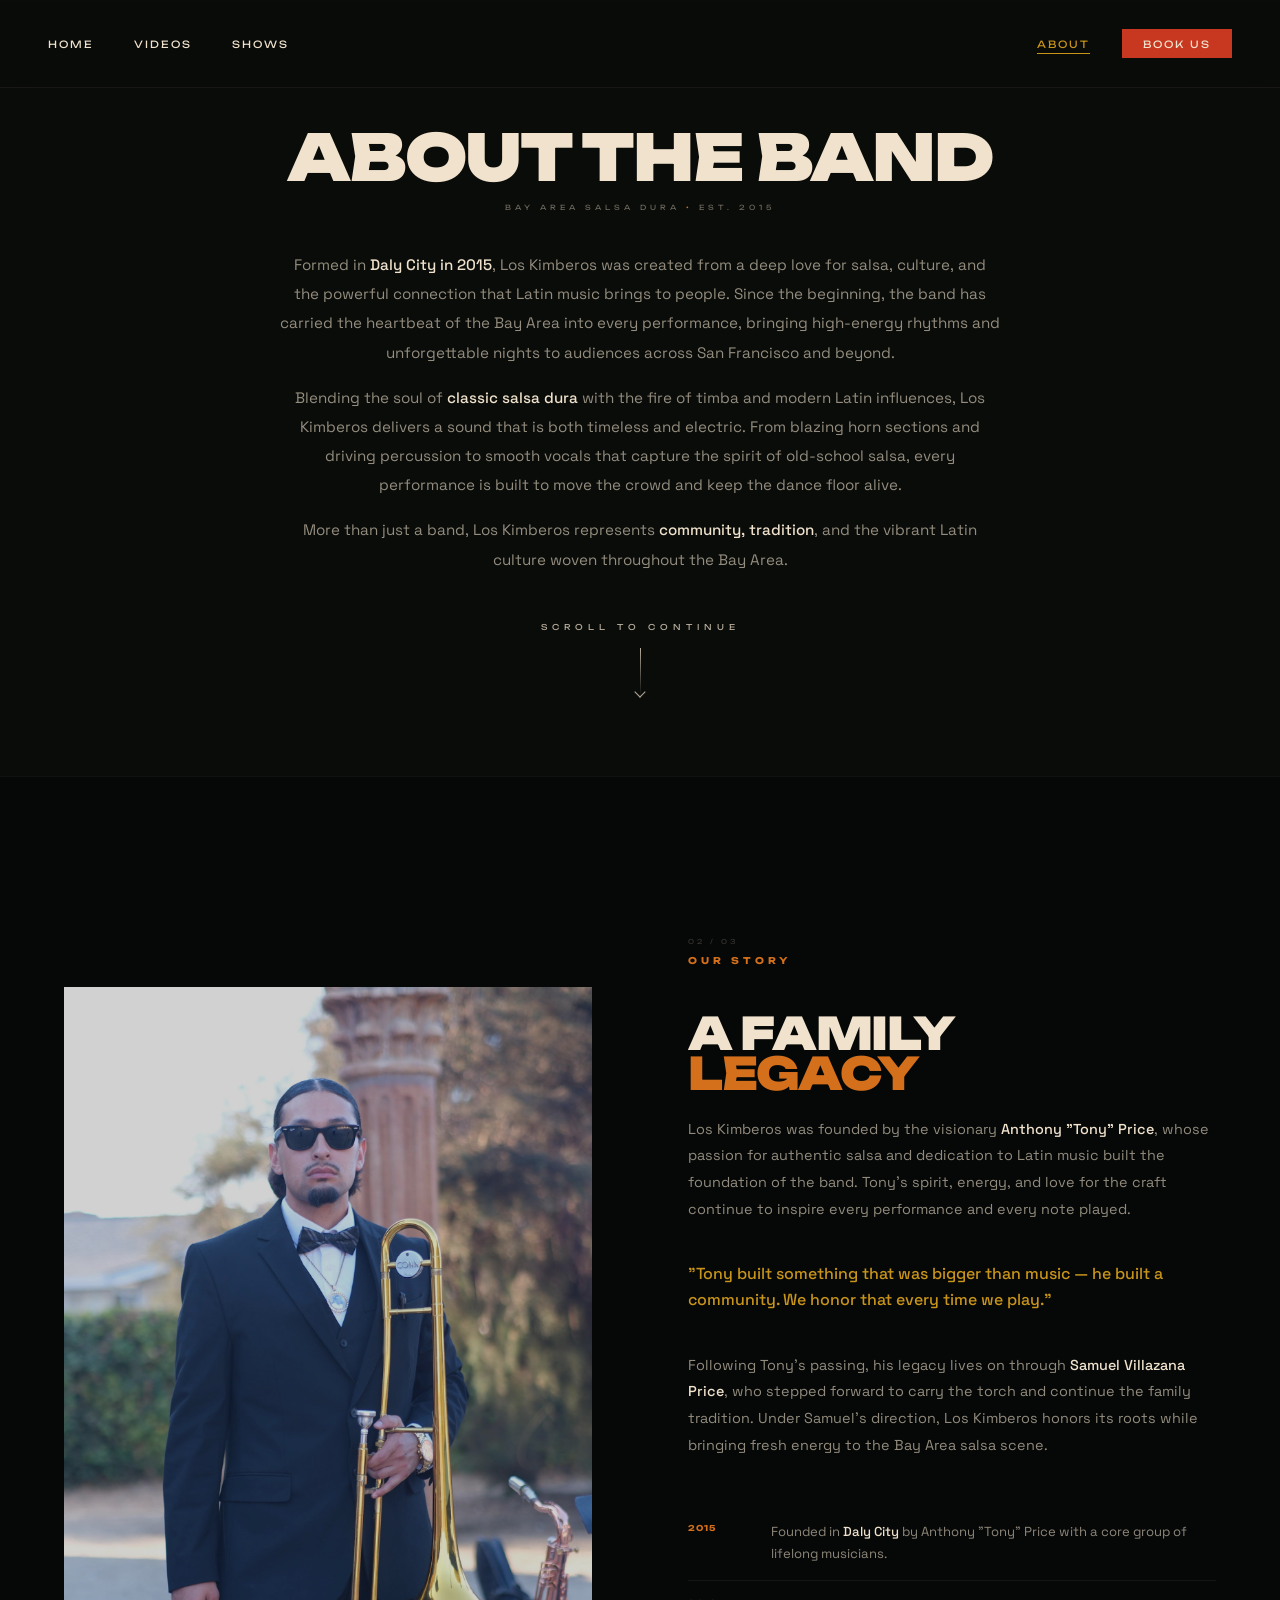
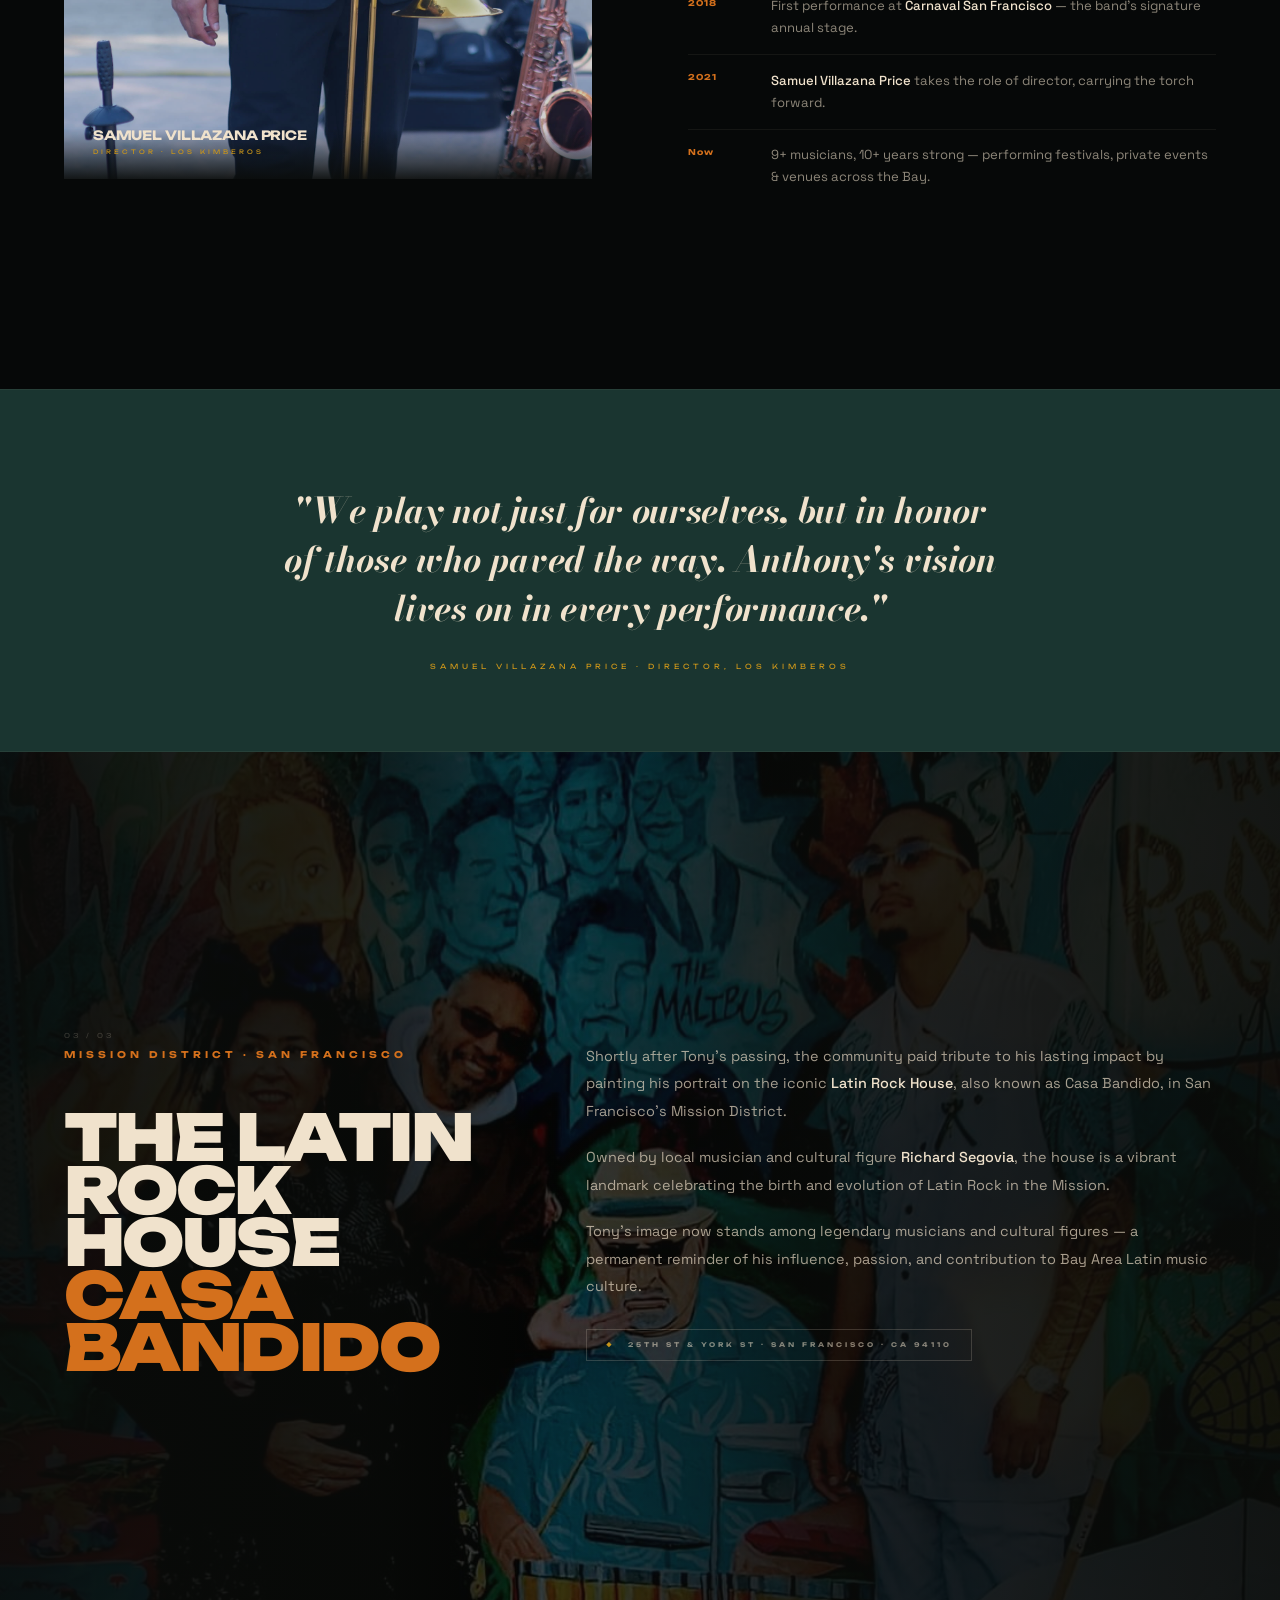
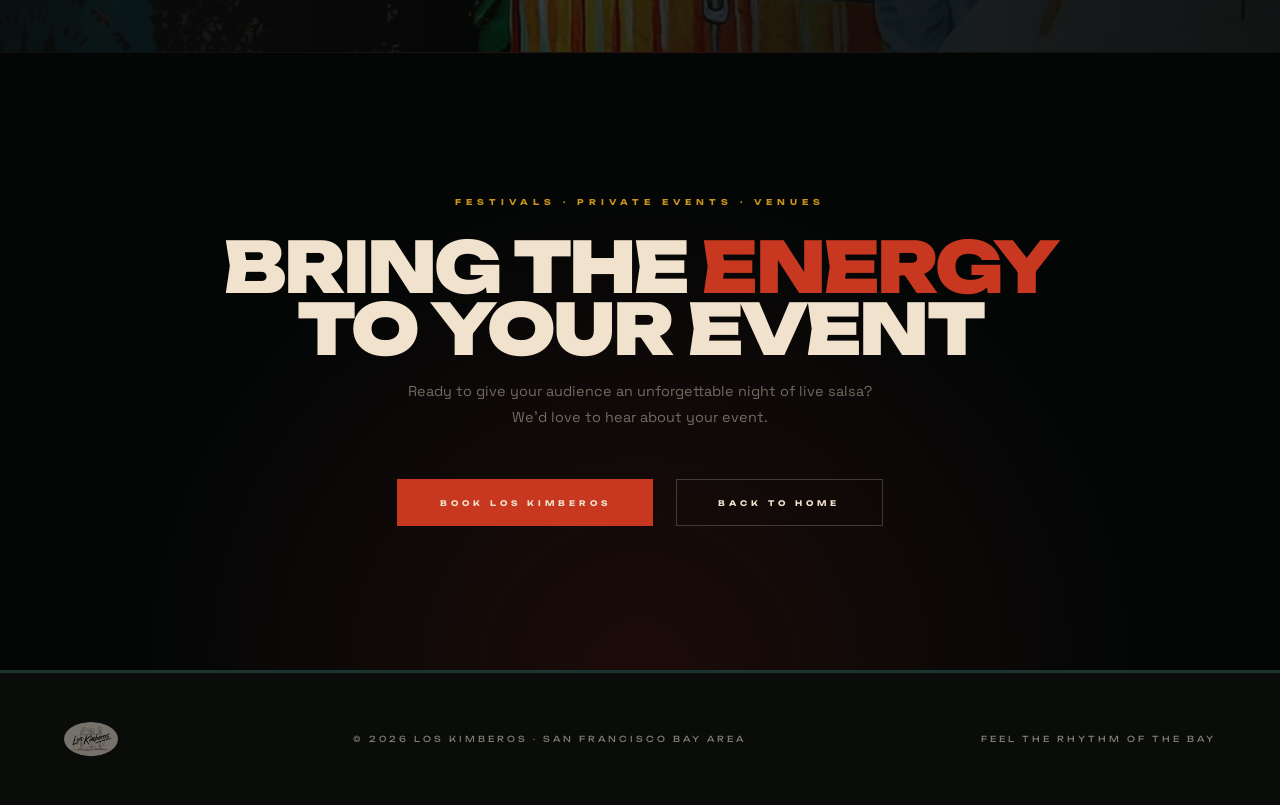
<file: about.html>
<!DOCTYPE html>
<html lang="en">
<head>
  <meta charset="UTF-8"/>
  <meta name="viewport" content="width=device-width, initial-scale=1.0"/>
  <title>About · Los Kimberos | Salsa Dura Band · San Francisco Bay Area</title>
  <link href="https://fonts.googleapis.com/css2?family=Bodoni+Moda:ital,opsz,wght@0,6..96,400;0,6..96,700;0,6..96,900;1,6..96,700;1,6..96,900&family=Unbounded:wght@300;400;700;900&family=Space+Grotesk:wght@300;400;500;700&display=swap" rel="stylesheet"/>
  <style>
    *, *::before, *::after { box-sizing:border-box; margin:0; padding:0; }
    html { scroll-behavior:smooth; }
    :root {
      --bg:    #0A0C0A;
      --selva: #1A3530;
      --red:   #C83820;
      --red2:  #D4701C;
      --cream: #F0E2CC;
      --gold:  #C8941A;
      --dim:   rgba(240,226,204,.22);
    }
    body { font-family:'Space Grotesk',sans-serif; background:var(--bg); color:var(--cream); overflow-x:hidden; }
    a { text-decoration:none; color:inherit; }
    img { max-width:100%; display:block; }

    /* ── NAV ── */
    nav {
      position:fixed; top:0; left:0; right:0; z-index:500;
      display:grid; grid-template-columns:1fr 1fr; align-items:center;
      padding:1.8rem 3rem;
      background:rgba(10,12,10,0.82);
      backdrop-filter:blur(16px); -webkit-backdrop-filter:blur(16px);
      border-bottom:1px solid rgba(240,226,204,0.06);
    }
    .nav-links { display:flex; gap:2.5rem; }
    .nav-links.right { justify-content:flex-end; align-items:center; gap:2rem; }
    .nav-links a {
      font-family:'Unbounded',sans-serif;
      font-size:.62rem; font-weight:400; letter-spacing:2px; text-transform:uppercase;
      color:var(--cream); transition:color .2s; position:relative;
    }
    .nav-links a::after {
      content:''; position:absolute; bottom:-4px; left:0; right:0; height:1px;
      background:var(--gold); transform:scaleX(0); transform-origin:left;
      transition:transform .3s ease;
    }
    .nav-links a:hover { color:var(--red2); }
    .nav-links a:hover::after { transform:scaleX(1); }
    .nav-links a.active { color:var(--gold); }
    .nav-links a.active::after { transform:scaleX(1); background:var(--gold); }
    .nav-book {
      font-family:'Unbounded',sans-serif; font-size:.52rem; font-weight:700;
      letter-spacing:3px; text-transform:uppercase;
      color:var(--cream); background:var(--red); border:none;
      padding:.55rem 1.3rem; cursor:pointer;
      transition:background .25s, transform .2s; display:inline-block;
    }
    .nav-book:hover { background:#b02f1a; transform:translateY(-1px); }

    /* Hamburger */
    .nav-hamburger {
      display:none; flex-direction:column; justify-content:center; gap:5px;
      background:none; border:none; cursor:pointer; z-index:600;
      padding:4px; width:36px; height:36px;
    }
    .nav-hamburger span {
      display:block; height:1.5px; background:var(--cream);
      transition:transform .3s ease, opacity .2s ease;
      transform-origin:center;
    }
    .nav-hamburger.open span:nth-child(1) { transform:translateY(6.5px) rotate(45deg); }
    .nav-hamburger.open span:nth-child(2) { opacity:0; transform:scaleX(0); }
    .nav-hamburger.open span:nth-child(3) { transform:translateY(-6.5px) rotate(-45deg); }

    /* Mobile drawer */
    .mobile-drawer {
      display:none; position:fixed; inset:0; z-index:450;
      background:rgba(10,12,10,0.97);
      flex-direction:column; align-items:center; justify-content:center;
      gap:3rem; opacity:0; pointer-events:none; transition:opacity .3s ease;
    }
    .mobile-drawer.open { opacity:1; pointer-events:all; }
    .mobile-drawer a {
      font-family:'Unbounded',sans-serif; font-size:1.1rem; font-weight:700;
      letter-spacing:4px; text-transform:uppercase; color:var(--cream); transition:color .2s;
    }
    .mobile-drawer a:hover { color:var(--red2); }
    .mobile-drawer .drawer-book {
      font-family:'Unbounded',sans-serif; font-size:.72rem; font-weight:700;
      letter-spacing:5px; text-transform:uppercase; color:var(--cream); background:var(--red);
      padding:.85rem 2.2rem; display:inline-block; transition:background .25s;
    }
    .mobile-drawer .drawer-book:hover { background:#b02f1a; }

    /* ── ABOUT HERO ── */
    .about-hero {
      min-height:88vh;
      background:
        radial-gradient(ellipse at 8% 92%, rgba(200,56,32,0.10) 0%, transparent 48%),
        radial-gradient(ellipse at 92% 8%,  rgba(200,148,26,0.07) 0%, transparent 45%),
        radial-gradient(ellipse at 50% 50%, rgba(26,53,48,0.5) 0%, transparent 70%),
        #04080A;
      display:flex; align-items:center; justify-content:center;
      position:relative; overflow:hidden;
    }
    /* Grain */
    .about-hero::after {
      content:''; position:absolute; inset:0; z-index:1; pointer-events:none;
      opacity:.04;
      background-image:url("data:image/svg+xml,%3Csvg xmlns='http://www.w3.org/2000/svg' width='300' height='300'%3E%3Cfilter id='n'%3E%3CfeTurbulence type='fractalNoise' baseFrequency='0.88' numOctaves='4' stitchTiles='stitch'/%3E%3C/filter%3E%3Crect width='300' height='300' filter='url(%23n)'/%3E%3C/svg%3E");
      background-size:300px 300px;
    }
    .about-hero::before { display:none; }
    .hero-inner {
      position:relative; z-index:3;
      text-align:center; padding:0 4rem;
      display:flex; flex-direction:column; align-items:center; gap:1.4rem;
    }
    .hero-eyebrow {
      font-family:'Unbounded',sans-serif; font-size:.52rem; font-weight:400;
      letter-spacing:7px; text-transform:uppercase; color:rgba(240,226,204,.38);
    }
    .hero-title {
      font-family:'Bodoni Moda',serif; font-style:italic; font-weight:900;
      font-size:clamp(4rem,12vw,10rem); line-height:.82; letter-spacing:-.02em;
      color:var(--cream);
    }
    .hero-title span { color:var(--red); }
    .hero-sub {
      font-family:'Space Grotesk',sans-serif; font-size:1rem; line-height:1.8;
      color:rgba(240,226,204,.45); max-width:520px;
    }

    /* Scroll cue */
    .scroll-cue {
      position:absolute; bottom:2.5rem; left:50%; transform:translateX(-50%);
      z-index:3; display:flex; flex-direction:column; align-items:center; gap:.6rem;
    }
    .scroll-cue span {
      font-family:'Unbounded',sans-serif; font-size:.38rem; letter-spacing:4px;
      text-transform:uppercase; color:rgba(240,226,204,.25);
    }
    .scroll-cue-line {
      width:1px; height:48px;
      background:linear-gradient(to bottom, rgba(200,56,32,.6), transparent);
      animation:scrollPulse 2s ease-in-out infinite;
    }
    @keyframes scrollPulse {
      0%, 100% { transform:scaleY(1); opacity:.6; }
      50%       { transform:scaleY(.6); opacity:1; }
    }

    /* ── TICKER ── */
    .ticker-strip {
      background:var(--selva); padding:.8rem 0; overflow:hidden;
      border-top:1px solid rgba(245,239,224,.08); border-bottom:1px solid rgba(245,239,224,.08);
    }
    .ticker-inner {
      display:inline-flex; gap:2.5rem; white-space:nowrap;
      animation:tick 22s linear infinite;
    }
    @keyframes tick { from{transform:translateX(0)} to{transform:translateX(-50%)} }
    .ticker-inner span {
      font-family:'Unbounded',sans-serif; font-size:.6rem; font-weight:700;
      letter-spacing:5px; text-transform:uppercase; color:var(--cream);
    }
    .ticker-inner i { color:rgba(245,239,224,.35); font-style:normal; }

    /* ── SHARED ── */
    .container { max-width:1300px; margin:0 auto; padding:0 4rem; }
    .x-label {
      font-family:'Unbounded',sans-serif; font-size:.58rem; font-weight:700;
      letter-spacing:4px; text-transform:uppercase; color:var(--red2); margin-bottom:1.6rem;
    }
    .section-num {
      font-family:'Unbounded',sans-serif; font-size:.42rem; font-weight:400;
      letter-spacing:3px; text-transform:uppercase; color:rgba(240,226,204,.2);
      margin-bottom:.6rem;
    }

    /* ── ABOUT THE BAND ── */
    .about-band {
      background:var(--bg); border-top:1px solid rgba(240,226,204,.04);
      padding:8rem 2rem 5rem;
      scroll-margin-top:80px;
    }
    .about-editorial {
      max-width:760px; width:100%; margin:0 auto;
      display:flex; flex-direction:column; align-items:center;
      gap:0; text-align:center;
    }
    .about-heading {
      font-family:'Unbounded',sans-serif; font-weight:900;
      font-size:clamp(2.2rem,5vw,4rem); line-height:.9; letter-spacing:-.03em;
      text-transform:uppercase; color:var(--cream); margin-bottom:1rem;
    }
    .about-subtitle {
      font-family:'Unbounded',sans-serif; font-size:.44rem; font-weight:400;
      letter-spacing:4px; text-transform:uppercase;
      color:rgba(240,226,204,.42); margin-bottom:2.4rem;
    }
    .about-subtitle span { color:var(--red2); }
    /* Body copy */
    .about-body { max-width:720px; width:100%; }
    .about-body p {
      font-size:.95rem; line-height:1.92; color:rgba(240,226,204,.6);
      margin-bottom:1rem;
    }
    .about-body p:last-child { margin-bottom:0; }
    .about-body p strong { color:var(--cream); font-weight:500; }
    /* Scroll indicator */
    .scroll-indicator {
      display:flex; flex-direction:column; align-items:center; gap:1rem;
      margin-top:3rem; opacity:.75;
    }
    .scroll-indicator-label {
      font-family:'Unbounded',sans-serif; font-size:.5rem;
      letter-spacing:5px; text-transform:uppercase; color:var(--cream);
    }
    .scroll-arrow {
      width:1px; height:48px;
      background:linear-gradient(to bottom, var(--cream), transparent);
      position:relative;
      animation:scrollFloat 2s ease-in-out infinite;
    }
    .scroll-arrow::after {
      content:''; position:absolute; bottom:0; left:50%;
      transform:translateX(-50%) rotate(45deg);
      width:8px; height:8px;
      border-right:1.5px solid var(--cream);
      border-bottom:1.5px solid var(--cream);
    }
    @keyframes scrollFloat {
      0%,100% { transform:translateY(0); opacity:.75; }
      50%      { transform:translateY(8px); opacity:1; }
    }

    /* Stats row — centered */
    .stats-row {
      display:flex; justify-content:center; gap:0;
      border-top:1px solid rgba(240,226,204,.07);
      border-bottom:1px solid rgba(240,226,204,.07);
      padding:2rem 0; width:100%; max-width:580px;
    }
    .stat {
      display:flex; flex-direction:column; align-items:center; gap:.35rem;
      padding:0 3rem; text-align:center;
      border-right:1px solid rgba(240,226,204,.07);
    }
    .stat:last-child { border-right:none; }
    .stat-num {
      font-family:'Unbounded',sans-serif; font-size:2rem; font-weight:900;
      color:var(--cream); line-height:1;
    }
    .stat-num span { color:var(--red2); }
    .stat-lbl {
      font-family:'Unbounded',sans-serif; font-size:.38rem; font-weight:400;
      letter-spacing:3px; text-transform:uppercase; color:rgba(240,226,204,.4);
    }

    /* Split layout — used by Our Story */
    .split { display:grid; grid-template-columns:1fr 1fr; gap:6rem; align-items:center; }
    .split.reverse { direction:rtl; }
    .split.reverse > * { direction:ltr; }
    .split-content { display:flex; flex-direction:column; gap:1.4rem; }
    .split-content h2 {
      font-family:'Unbounded',sans-serif; font-weight:900;
      font-size:clamp(2rem,3.5vw,3.8rem); line-height:.88; letter-spacing:-.03em;
      text-transform:uppercase; color:var(--cream);
    }
    .split-content h2 em { font-style:normal; color:var(--red2); display:block; }
    .split-content p { font-size:.9rem; line-height:1.85; color:rgba(240,226,204,.6); }
    .split-content p strong { color:var(--cream); font-weight:500; }

    /* ── QUOTE BAND ── */
    .quote-band {
      background:var(--selva); padding:5rem 0;
      border-top:1px solid rgba(240,226,204,.06);
      border-bottom:1px solid rgba(240,226,204,.06);
    }
    .quote-inner {
      max-width:860px; margin:0 auto; text-align:center; padding:0 4rem;
    }
    .quote-mark {
      font-family:'Bodoni Moda',serif; font-size:5rem; line-height:.5;
      color:var(--red); opacity:.5; display:block; margin-bottom:1rem;
    }
    .quote-text {
      font-family:'Bodoni Moda',serif; font-style:italic; font-weight:700;
      font-size:clamp(1.3rem,3vw,2.2rem); line-height:1.4; letter-spacing:-.01em;
      color:var(--cream);
    }
    .quote-attr {
      font-family:'Unbounded',sans-serif; font-size:.44rem; font-weight:400;
      letter-spacing:4px; text-transform:uppercase; color:var(--gold);
      margin-top:1.8rem;
    }

    /* ── OUR STORY ── */
    .our-story {
      padding:10rem 0; background:#060808;
      border-top:1px solid rgba(240,226,204,.04);
    }
    /* Director card over image */
    .director-frame {
      position:relative;
    }
    .director-frame img {
      width:100%; height:auto; display:block;
      filter:brightness(.82) saturate(1.05);
    }
    .director-card {
      position:absolute; bottom:0; left:0; right:0;
      background:linear-gradient(to top, rgba(10,12,10,.92) 0%, transparent 60%);
      padding:2rem 1.8rem 1.5rem;
    }
    .director-name {
      font-family:'Unbounded',sans-serif; font-size:.8rem; font-weight:700;
      letter-spacing:-.01em; text-transform:uppercase; color:var(--cream);
      margin-bottom:.3rem;
    }
    .director-title {
      font-family:'Unbounded',sans-serif; font-size:.38rem; font-weight:400;
      letter-spacing:3px; text-transform:uppercase; color:var(--gold);
    }
    /* Gold italic quote */
    .inline-quote {
      font-family:'Space Grotesk',sans-serif; font-weight:500;
      font-size:1rem; line-height:1.65; color:var(--gold);
      margin:1rem 0;
    }

    /* Timeline */
    .timeline { display:flex; flex-direction:column; gap:0; margin:1.6rem 0; }
    .tl-item {
      display:grid; grid-template-columns:64px 1fr; gap:1.2rem;
      padding:.9rem 0; border-bottom:1px solid rgba(240,226,204,.06);
    }
    .tl-item:last-child { border-bottom:none; }
    .tl-year {
      font-family:'Unbounded',sans-serif; font-size:.5rem; font-weight:700;
      letter-spacing:1px; color:var(--red2); line-height:1.6;
      padding-top:.1rem;
    }
    .tl-text { font-size:.82rem; line-height:1.7; color:rgba(240,226,204,.58); }
    .tl-text strong { color:var(--cream); font-weight:500; }

    /* ── CASA BANDIDO ── */
    .casa-section {
      position:relative; overflow:hidden;
      min-height:100vh;
      display:flex; align-items:center;
    }
    .casa-bg {
      position:absolute; inset:0; z-index:0;
    }
    .casa-bg img {
      width:100%; height:100%; object-fit:cover; object-position:center;
      filter:brightness(.42) saturate(1.1);
    }
    .casa-overlay {
      position:absolute; inset:0; z-index:1;
      background:rgba(10,12,10,.38);
    }
    .casa-grid {
      position:relative; z-index:2;
      width:100%; display:grid;
      grid-template-columns:42% 58%;
      min-height:100vh;
    }
    /* Left column — title side */
    .casa-left {
      display:flex; flex-direction:column; justify-content:center;
      padding:5rem 3.5rem 5rem 4rem; gap:1.6rem;
      background:linear-gradient(to right, rgba(10,12,10,.88) 0%, rgba(10,12,10,.60) 70%, transparent 100%);
    }
    .casa-left h2 {
      font-family:'Unbounded',sans-serif; font-weight:900;
      font-size:clamp(2.6rem,5vw,5.2rem); line-height:.82; letter-spacing:-.04em;
      text-transform:uppercase; color:var(--cream);
    }
    .casa-left h2 em { color:var(--red2); font-style:normal; display:block; }
    /* Right column — text side */
    .casa-right {
      display:flex; flex-direction:column; justify-content:center;
      padding:5rem 4rem 5rem 3rem; gap:1.2rem;
      background:linear-gradient(to left, rgba(10,12,10,.82) 0%, rgba(10,12,10,.55) 65%, transparent 100%);
    }
    .casa-right p {
      font-size:.9rem; line-height:1.9; color:rgba(240,226,204,.68);
    }
    .casa-right p strong { color:var(--cream); font-weight:500; }
    .casa-address {
      display:inline-flex; align-items:center; gap:.8rem; align-self:flex-start;
      margin-top:.6rem;
      border:1px solid rgba(240,226,204,.18); padding:.7rem 1.2rem;
      font-family:'Unbounded',sans-serif; font-size:.4rem; font-weight:700;
      letter-spacing:3px; text-transform:uppercase; color:rgba(240,226,204,.52);
    }
    .casa-address span { color:var(--gold); }

    /* ── BAND MEMBERS STRIP ── */
    .members-strip {
      padding:8rem 0; background:var(--bg);
      border-top:1px solid rgba(240,226,204,.04);
    }
    .members-grid {
      display:grid;
      grid-template-columns:repeat(3,1fr);
      gap:1px; background:rgba(240,226,204,.06);
      margin-top:4rem;
    }
    .member-card {
      background:var(--bg); position:relative; overflow:hidden;
      display:flex; flex-direction:column;
    }
    .member-card img {
      width:100%; aspect-ratio:4/5; object-fit:cover;
      filter:brightness(.78) saturate(1);
      transition:transform .7s cubic-bezier(.16,1,.36,1), filter .5s;
    }
    .member-card:hover img { transform:scale(1.05); filter:brightness(.95) saturate(1.15); }
    .member-info {
      padding:1.2rem 1.5rem; display:flex; flex-direction:column; gap:.3rem;
      border-top:1px solid rgba(240,226,204,.05);
    }
    .member-instrument {
      font-family:'Unbounded',sans-serif; font-size:.38rem; font-weight:700;
      letter-spacing:3px; text-transform:uppercase; color:var(--red2);
    }

    /* ── BOOK CTA ── */
    .book-cta {
      padding:9rem 0; text-align:center;
      background:
        radial-gradient(ellipse at 50% 100%, rgba(200,56,32,0.12) 0%, transparent 55%),
        #040606;
      border-top:1px solid rgba(240,226,204,.04);
    }
    .book-cta-eyebrow {
      font-family:'Unbounded',sans-serif; font-size:.5rem; font-weight:700;
      letter-spacing:5px; text-transform:uppercase; color:var(--gold); margin-bottom:1.8rem;
    }
    .book-cta h2 {
      font-family:'Unbounded',sans-serif; font-weight:900;
      font-size:clamp(2.8rem,5.5vw,5.5rem); line-height:.88; letter-spacing:-.04em;
      text-transform:uppercase; color:var(--cream); margin-bottom:1.2rem;
    }
    .book-cta h2 span { color:var(--red); }
    .book-cta p {
      font-size:.9rem; line-height:1.8; color:rgba(240,226,204,.45);
      max-width:480px; margin:0 auto 3rem;
    }
    .cta-buttons { display:flex; justify-content:center; gap:1.4rem; flex-wrap:wrap; }
    .btn-cta {
      font-family:'Unbounded',sans-serif; font-size:.48rem; font-weight:700;
      letter-spacing:4px; text-transform:uppercase;
      padding:1.1rem 2.6rem; border:1.5px solid var(--dim);
      color:var(--cream); transition:all .32s cubic-bezier(.16,1,.36,1);
      display:inline-block;
    }
    .btn-cta:hover { border-color:var(--red2); color:var(--red2); transform:translateY(-2px); }
    .btn-cta.fill {
      background:var(--red); border-color:var(--red);
    }
    .btn-cta.fill:hover {
      background:#b02f1a; border-color:#b02f1a;
      transform:translateY(-2px); box-shadow:0 8px 28px rgba(200,56,32,.32);
    }

    /* ── FOOTER ── */
    footer {
      background:var(--bg); padding:3rem 4rem;
      display:flex; justify-content:space-between; align-items:center;
      border-top:3px solid var(--selva);
    }
    footer img { height:36px; opacity:.45; }
    footer p {
      font-family:'Unbounded',sans-serif; font-size:.52rem; font-weight:400;
      letter-spacing:3px; text-transform:uppercase; color:rgba(240,226,204,0.55);
    }

    /* ── REVEAL ── */
    .reveal { opacity:0; transform:translateY(28px); transition:opacity .75s ease, transform .75s ease; }
    .reveal.visible { opacity:1; transform:none; }
    .reveal-l { opacity:0; transform:translateX(-40px); transition:opacity .75s ease, transform .75s ease; }
    .reveal-l.visible { opacity:1; transform:none; }
    .reveal-r { opacity:0; transform:translateX(40px); transition:opacity .75s ease, transform .75s ease; }
    .reveal-r.visible { opacity:1; transform:none; }
    .d1 { transition-delay:.12s; } .d2 { transition-delay:.24s; } .d3 { transition-delay:.36s; }

    /* ══ RESPONSIVE ══ */

    /* ── TABLET  768px–1023px ── */
    @media (max-width:1023px) {
      /* Hamburger replaces full nav */
      nav { padding:1.3rem 2rem; grid-template-columns:1fr auto; }
      .nav-links { display:none; }
      .nav-hamburger { display:flex; }
      .mobile-drawer { display:flex; }

      .container { padding:0 2.5rem; }
      .about-hero { min-height:80vh; }
      .hero-inner { padding:0 3rem; }

      /* About band */
      .about-band { padding:7rem 2.5rem 4.5rem; }
      .about-heading { font-size:clamp(2rem,5vw,3.2rem); }

      /* Our Story — stack on tablet */
      .split { grid-template-columns:1fr; gap:3.5rem; }
      .split.reverse { direction:ltr; }
      .director-frame { max-width:520px; margin:0 auto; }
      .our-story { padding:6rem 0; }

      /* Stats */
      .stats-row { max-width:100%; }

      /* Casa Bandido — stack columns */
      .casa-grid { grid-template-columns:1fr; }
      .casa-left {
        padding:5rem 2.5rem 2.5rem;
        background:linear-gradient(to bottom, rgba(10,12,10,.92) 0%, rgba(10,12,10,.70) 100%);
      }
      .casa-right {
        padding:1.5rem 2.5rem 5rem;
        background:linear-gradient(to bottom, rgba(10,12,10,.70) 0%, rgba(10,12,10,.92) 100%);
      }

      /* Quote */
      .quote-inner { padding:0 3rem; }

      /* Book CTA */
      .book-cta { padding:7rem 0; }

      /* Members */
      .members-grid { grid-template-columns:1fr 1fr; }

      /* Footer */
      footer { padding:2.5rem 3rem; }
    }

    /* ── MOBILE  ≤767px ── */
    @media (max-width:767px) {
      nav { padding:1.2rem 1.2rem; }
      .container { padding:0 1.5rem; }

      /* Hero */
      .about-hero { min-height:70vh; }
      .hero-inner { padding:0 1.5rem; }
      .hero-eyebrow { font-size:.44rem; letter-spacing:3px; }

      /* About band */
      .about-band { padding:6rem 1.5rem 3.5rem; }
      .about-heading { font-size:clamp(1.7rem,7vw,2.6rem); }
      .about-subtitle { font-size:.4rem; letter-spacing:3px; }
      .about-body { max-width:100%; }
      .about-body p { font-size:.9rem; }

      /* Our Story */
      .our-story { padding:5rem 0; }
      .split-content h2 { font-size:clamp(1.8rem,6vw,3rem); }
      .director-frame { max-width:420px; margin:0 auto; }

      /* Stats */
      .stats-row { flex-direction:column; border-bottom:none; padding:1.5rem 0; }
      .stat { border-right:none; border-bottom:1px solid rgba(240,226,204,.07); padding:1rem 0; }
      .stat:last-child { border-bottom:none; }
      .stat-num { font-size:1.6rem; }

      /* Quote */
      .quote-inner { padding:0 1.5rem; }
      .quote-section { padding:5rem 0; }

      /* Casa Bandido */
      .casa-section { min-height:auto; }
      .casa-grid { grid-template-columns:1fr; min-height:auto; }
      .casa-left {
        padding:5rem 1.5rem 2rem;
        background:linear-gradient(to bottom, rgba(10,12,10,.94) 0%, rgba(10,12,10,.72) 100%);
      }
      .casa-left h2 { font-size:clamp(2rem,8vw,3.5rem); }
      .casa-right {
        padding:1rem 1.5rem 4rem;
        background:linear-gradient(to bottom, rgba(10,12,10,.72) 0%, rgba(10,12,10,.94) 100%);
      }
      .casa-right p { font-size:.88rem; }
      .casa-address { font-size:.38rem; padding:.6rem 1rem; }

      /* Live shots */
      .live-shots { padding:4rem 0; }
      .live-grid { grid-template-columns:1fr 1fr; gap:.5rem; }

      /* Book CTA */
      .book-cta { padding:5rem 0; }
      .book-cta h2 { font-size:clamp(1.8rem,7vw,3rem); }
      .cta-buttons { flex-direction:column; align-items:center; gap:1rem; }
      .btn-cta { width:100%; max-width:340px; text-align:center; padding:1rem 1.5rem; }

      /* Members */
      .members-strip { padding:5rem 0; }
      .members-grid { grid-template-columns:1fr; }

      /* Footer */
      footer { flex-direction:column; gap:1.4rem; text-align:center; padding:2.5rem 1.5rem; }
      footer img { margin:0 auto; }
    }

    /* ── SMALL MOBILE  ≤480px ── */
    @media (max-width:480px) {
      .about-heading { font-size:clamp(1.5rem,8vw,2.2rem); }
      .casa-left h2 { font-size:clamp(1.8rem,9vw,2.8rem); }
      .live-grid { grid-template-columns:1fr; }
      .cta-buttons { flex-direction:column; align-items:center; }
      .btn-cta { width:100%; text-align:center; }
      .scroll-indicator { margin-top:2rem; }
    }

  </style>
</head>
<body>

<!-- NAV -->
<nav>
  <div class="nav-links">
    <a href="concept4.html">Home</a>
    <a href="concept4.html#videos">Videos</a>
    <a href="concept4.html#shows">Shows</a>
  </div>
  <div class="nav-links right">
    <a href="about.html" class="active">About</a>
    <a href="concept4.html#contact" class="nav-book">Book Us</a>
  </div>
  <button class="nav-hamburger" id="hamburger" aria-label="Open menu">
    <span></span><span></span><span></span>
  </button>
</nav>

<!-- MOBILE DRAWER -->
<div class="mobile-drawer" id="mobileDrawer">
  <a href="concept4.html">Home</a>
  <a href="concept4.html#videos">Videos</a>
  <a href="concept4.html#shows">Shows</a>
  <a href="about.html">About</a>
  <a href="concept4.html#contact" class="drawer-book">Book a Show</a>
</div>

<!-- ══ ABOUT THE BAND ══ -->
<section class="about-band" id="about-band">
  <div class="about-editorial reveal">

    <h1 class="about-heading">About the Band</h1>
    <p class="about-subtitle">Bay Area Salsa Dura <span>•</span> Est. 2015</p>

    <div class="about-body">
      <p>Formed in <strong>Daly City in 2015</strong>, Los Kimberos was created from a deep love for salsa, culture, and the powerful connection that Latin music brings to people. Since the beginning, the band has carried the heartbeat of the Bay Area into every performance, bringing high-energy rhythms and unforgettable nights to audiences across San Francisco and beyond.</p>
      <p>Blending the soul of <strong>classic salsa dura</strong> with the fire of timba and modern Latin influences, Los Kimberos delivers a sound that is both timeless and electric. From blazing horn sections and driving percussion to smooth vocals that capture the spirit of old-school salsa, every performance is built to move the crowd and keep the dance floor alive.</p>
      <p>More than just a band, Los Kimberos represents <strong>community, tradition</strong>, and the vibrant Latin culture woven throughout the Bay Area.</p>
    </div>

    <div class="scroll-indicator" aria-hidden="true">
      <span class="scroll-indicator-label">Scroll to Continue</span>
      <div class="scroll-arrow"></div>
    </div>

  </div>
</section>

<!-- ══ OUR STORY ══ -->
<section class="our-story" id="our-story">
  <div class="container">
    <div class="split reverse">

      <div class="split-content reveal-l">
        <div>
          <div class="section-num">02 / 03</div>
          <div class="x-label">Our Story</div>
        </div>
        <h2>A Family <em>Legacy</em></h2>
        <p>Los Kimberos was founded by the visionary <strong>Anthony "Tony" Price</strong>, whose passion for authentic salsa and dedication to Latin music built the foundation of the band. Tony's spirit, energy, and love for the craft continue to inspire every performance and every note played.</p>

        <blockquote class="inline-quote">"Tony built something that was bigger than music — he built a community. We honor that every time we play."</blockquote>

        <p>Following Tony's passing, his legacy lives on through <strong>Samuel Villazana Price</strong>, who stepped forward to carry the torch and continue the family tradition. Under Samuel's direction, Los Kimberos honors its roots while bringing fresh energy to the Bay Area salsa scene.</p>

        <div class="timeline">
          <div class="tl-item">
            <div class="tl-year">2015</div>
            <div class="tl-text">Founded in <strong>Daly City</strong> by Anthony "Tony" Price with a core group of lifelong musicians.</div>
          </div>
          <div class="tl-item">
            <div class="tl-year">2018</div>
            <div class="tl-text">First performance at <strong>Carnaval San Francisco</strong> — the band's signature annual stage.</div>
          </div>
          <div class="tl-item">
            <div class="tl-year">2021</div>
            <div class="tl-text"><strong>Samuel Villazana Price</strong> takes the role of director, carrying the torch forward.</div>
          </div>
          <div class="tl-item">
            <div class="tl-year">Now</div>
            <div class="tl-text">9+ musicians, 10+ years strong — performing festivals, private events &amp; venues across the Bay.</div>
          </div>
        </div>
      </div>

      <div class="director-frame reveal-r">
        <img src="director.jpg" alt="Samuel Villazana Price — Director" onerror="this.style.cssText='background:#111;width:100%;aspect-ratio:3/4;display:block;'"/>
        <div class="director-card">
          <div class="director-name">Samuel Villazana Price</div>
          <div class="director-title">Director · Los Kimberos</div>
        </div>
      </div>

    </div>
  </div>
</section>

<!-- ══ QUOTE BAND ══ -->
<div class="quote-band">
  <div class="quote-inner reveal">
    <span class="quote-mark"></span>
    <p class="quote-text">"We play not just for ourselves, but in honor of those who paved the way. Anthony's vision lives on in every performance."</p>
    <div class="quote-attr">Samuel Villazana Price · Director, Los Kimberos</div>
  </div>
</div>

<!-- ══ CASA BANDIDO ══ -->
<section class="casa-section" id="casa-bandido">
  <div class="casa-bg">
    <img src="tonymural.JPG" alt="Casa Bandido — Latin Rock House, Mission District" onerror="this.style.cssText='background:#0d1f12;width:100%;height:100%;display:block;'"/>
  </div>
  <div class="casa-overlay"></div>
  <div class="casa-grid">

    <div class="casa-left reveal-l">
      <div>
        <div class="section-num">03 / 03</div>
        <div class="x-label">Mission District · San Francisco</div>
      </div>
      <h2>The Latin<br/>Rock House<br/><em>Casa Bandido</em></h2>
    </div>

    <div class="casa-right reveal-r">
      <p>Shortly after Tony's passing, the community paid tribute to his lasting impact by painting his portrait on the iconic <strong>Latin Rock House</strong>, also known as Casa Bandido, in San Francisco's Mission District.</p>
      <p>Owned by local musician and cultural figure <strong>Richard Segovia</strong>, the house is a vibrant landmark celebrating the birth and evolution of Latin Rock in the Mission.</p>
      <p>Tony's image now stands among legendary musicians and cultural figures — a permanent reminder of his influence, passion, and contribution to Bay Area Latin music culture.</p>
      <div class="casa-address">
        <span>&#9670;</span> 25th St &amp; York St · San Francisco · CA 94110
      </div>
    </div>

  </div>
</section>


</section>

<!-- ══ BOOK CTA ══ -->
<section class="book-cta">
  <div class="container">
    <div class="reveal">
      <div class="book-cta-eyebrow">Festivals · Private Events · Venues</div>
      <h2>Bring the <span>Energy</span><br/>to Your Event</h2>
      <p>Ready to give your audience an unforgettable night of live salsa? We'd love to hear about your event.</p>
      <div class="cta-buttons">
        <a href="concept4.html#contact" class="btn-cta fill">Book Los Kimberos</a>
        <a href="concept4.html" class="btn-cta">Back to Home</a>
      </div>
    </div>
  </div>
</section>

<!-- FOOTER -->
<footer>
  <img src="loskimberoslogo.png" alt="Los Kimberos" onerror="this.style.display='none'"/>
  <p>© 2026 Los Kimberos · San Francisco Bay Area</p>
  <p>Feel the Rhythm of the Bay</p>
</footer>

<script>
  /* ── SCROLL REVEAL ── */
  const io = new IntersectionObserver(es => es.forEach(e => {
    if(e.isIntersecting){ e.target.classList.add('visible'); io.unobserve(e.target); }
  }), { threshold:.07 });
  document.querySelectorAll('.reveal,.reveal-l,.reveal-r').forEach(el => io.observe(el));

  /* ── MOBILE NAV ── */
  const hamburger = document.getElementById('hamburger');
  const drawer    = document.getElementById('mobileDrawer');

  function toggleMenu(open) {
    hamburger.classList.toggle('open', open);
    drawer.classList.toggle('open', open);
    document.body.style.overflow = open ? 'hidden' : '';
  }

  hamburger.addEventListener('click', () => toggleMenu(!hamburger.classList.contains('open')));
  drawer.querySelectorAll('a').forEach(l => l.addEventListener('click', () => toggleMenu(false)));
  drawer.addEventListener('click', e => { if(e.target === drawer) toggleMenu(false); });
  document.addEventListener('keydown', e => { if(e.key === 'Escape') toggleMenu(false); });

  /* ── CASA BANDIDO ACCORDION ── */
  const casaToggle = document.querySelector('.casa-toggle');
  if (casaToggle) {
    casaToggle.addEventListener('click', function() {
      const expanded = this.getAttribute('aria-expanded') === 'true';
      this.setAttribute('aria-expanded', String(!expanded));
      document.getElementById('casaMore').classList.toggle('open', !expanded);
    });
  }
</script>
</body>
</html>
</file>
